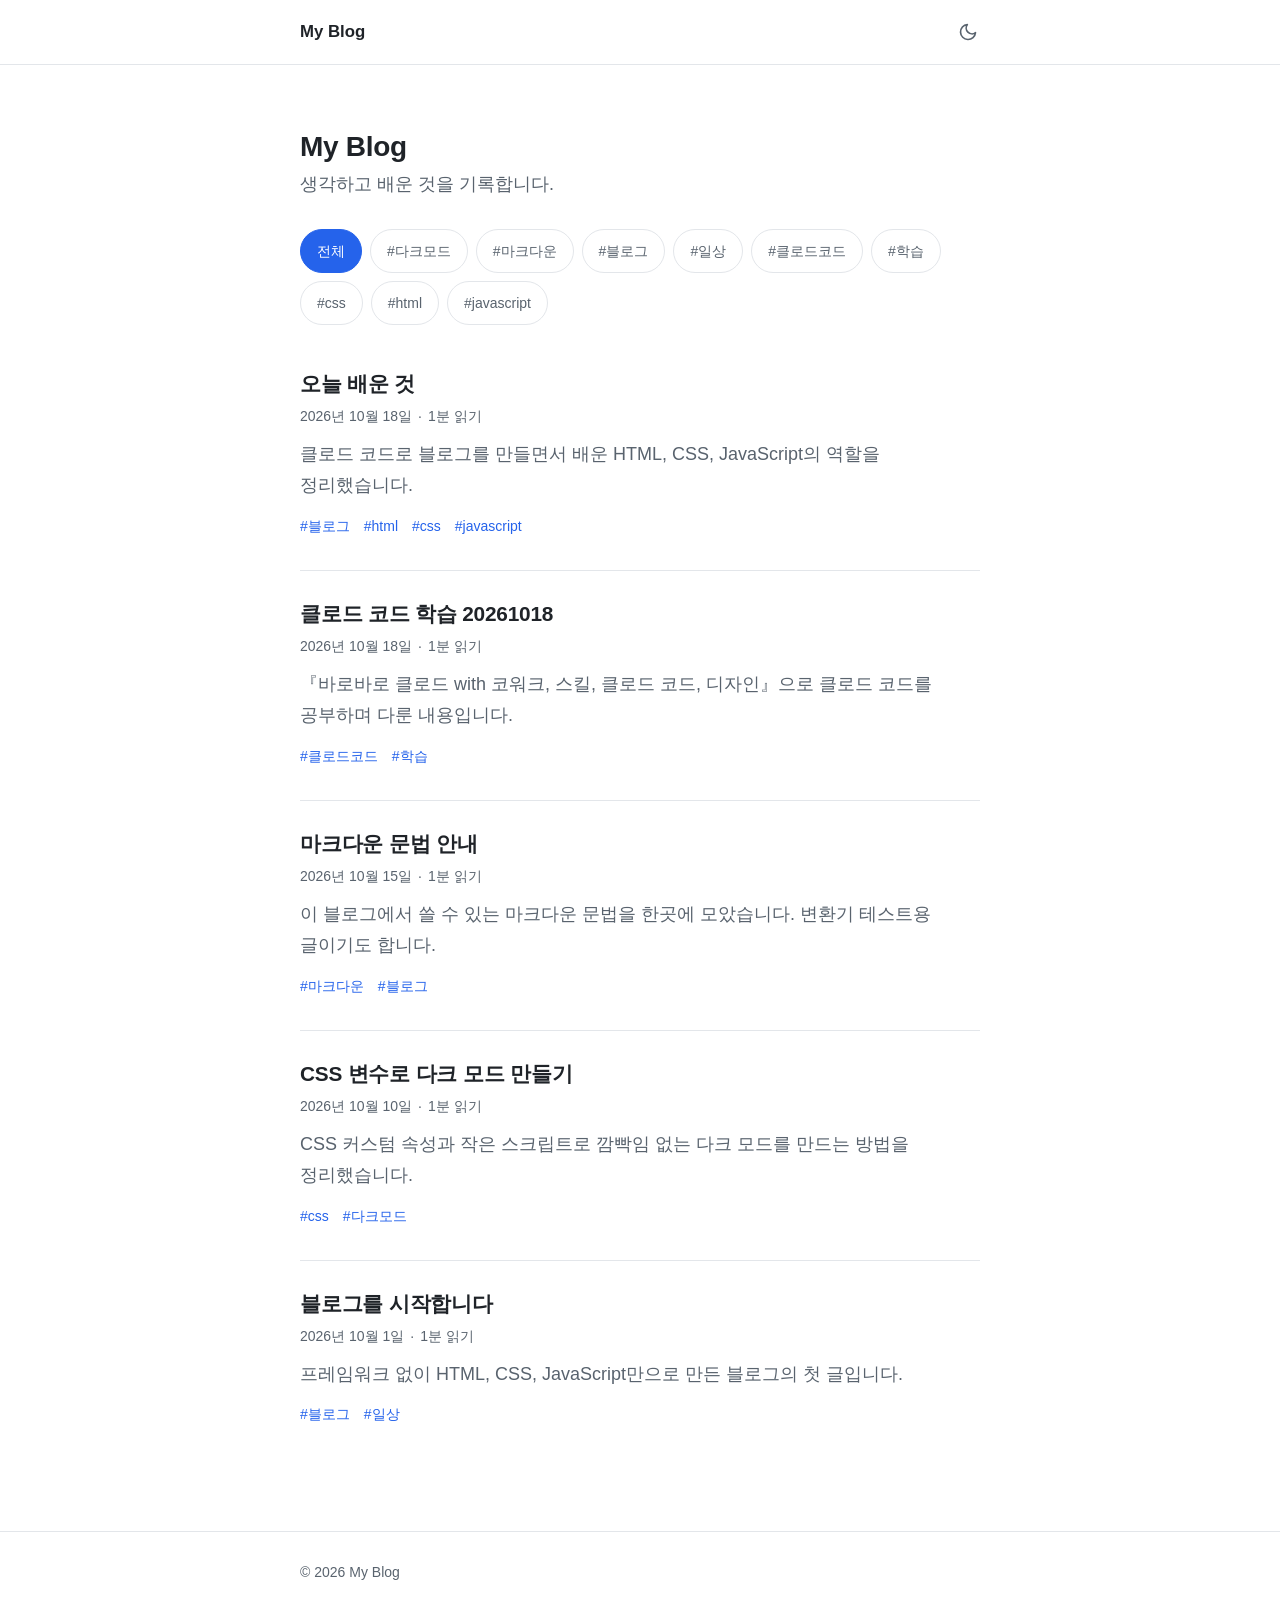
<file: index.html>
<!doctype html>
<html lang="ko">
<head>
  <meta charset="utf-8">
  <meta name="viewport" content="width=device-width, initial-scale=1">
  <title>My Blog</title>
  <meta name="description" content="생각하고 배운 것을 기록하는 블로그">
  <link rel="icon" href="data:image/svg+xml,<svg xmlns='http://www.w3.org/2000/svg' viewBox='0 0 100 100'><text y='.9em' font-size='90'>📝</text></svg>">
  <script>
    // 깜빡임을 막기 위해 CSS보다 먼저 테마를 정한다
    (function () {
      var theme;
      try { theme = localStorage.getItem('theme'); } catch (e) {}
      if (theme !== 'dark' && theme !== 'light') {
        theme = matchMedia('(prefers-color-scheme: dark)').matches ? 'dark' : 'light';
      }
      document.documentElement.dataset.theme = theme;
    })();
  </script>
  <link rel="stylesheet" href="css/style.css">
  <script type="module" src="js/main.js"></script>
</head>
<body data-page="list">
  <a class="skip-link" href="#content">본문으로 건너뛰기</a>

  <header class="site-header">
    <div class="container header-inner">
      <a class="site-title" href="index.html">My Blog</a>
      <button class="theme-toggle" type="button" aria-label="테마 전환"></button>
    </div>
  </header>

  <main id="content" class="container">
    <section class="intro">
      <h1>My Blog</h1>
      <p>생각하고 배운 것을 기록합니다.</p>
    </section>
    <div id="app">
      <p class="status">불러오는 중…</p>
    </div>
  </main>

  <footer class="site-footer">
    <div class="container">
      <p>© 2026 My Blog</p>
    </div>
  </footer>
</body>
</html>
</file>
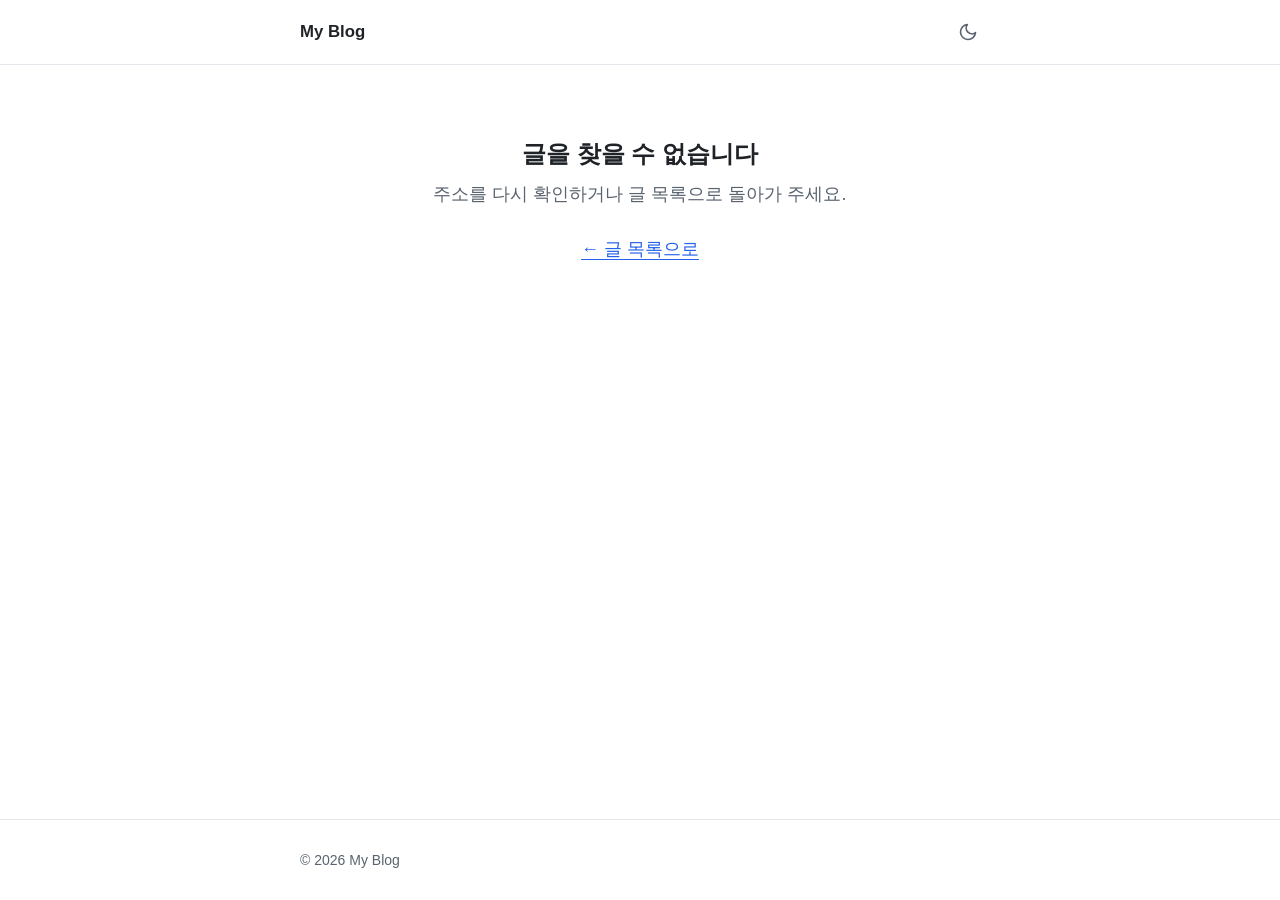
<file: post.html>
<!doctype html>
<html lang="ko">
<head>
  <meta charset="utf-8">
  <meta name="viewport" content="width=device-width, initial-scale=1">
  <title>My Blog</title>
  <link rel="icon" href="data:image/svg+xml,<svg xmlns='http://www.w3.org/2000/svg' viewBox='0 0 100 100'><text y='.9em' font-size='90'>📝</text></svg>">
  <script>
    // 깜빡임을 막기 위해 CSS보다 먼저 테마를 정한다
    (function () {
      var theme;
      try { theme = localStorage.getItem('theme'); } catch (e) {}
      if (theme !== 'dark' && theme !== 'light') {
        theme = matchMedia('(prefers-color-scheme: dark)').matches ? 'dark' : 'light';
      }
      document.documentElement.dataset.theme = theme;
    })();
  </script>
  <link rel="stylesheet" href="css/style.css">
  <script type="module" src="js/main.js"></script>
</head>
<body data-page="post">
  <a class="skip-link" href="#content">본문으로 건너뛰기</a>

  <header class="site-header">
    <div class="container header-inner">
      <a class="site-title" href="index.html">My Blog</a>
      <button class="theme-toggle" type="button" aria-label="테마 전환"></button>
    </div>
  </header>

  <main id="content" class="container">
    <div id="app">
      <p class="status">불러오는 중…</p>
    </div>
  </main>

  <footer class="site-footer">
    <div class="container">
      <p>© 2026 My Blog</p>
    </div>
  </footer>
</body>
</html>
</file>
<file: css/style.css>
/* ---------- 테마 ---------- */

:root {
  --bg: #ffffff;
  --bg-subtle: #f6f7f9;
  --text: #1f2328;
  --text-muted: #59636e;
  --border: #e3e6ea;
  --accent: #2563eb;
  --accent-soft: rgba(37, 99, 235, 0.12);
  --on-accent: #ffffff;
  --code-bg: #f3f4f6;
  --lead: #a16207;

  --content: 680px;
  --font-sans: -apple-system, BlinkMacSystemFont, "Apple SD Gothic Neo", "Pretendard",
    "Noto Sans KR", "Segoe UI", sans-serif;
  --font-mono: ui-monospace, SFMono-Regular, Menlo, Consolas, "D2Coding", monospace;

  color-scheme: light;
}

[data-theme="dark"] {
  --bg: #0f1115;
  --bg-subtle: #171a21;
  --text: #e6e8eb;
  --text-muted: #9aa3ad;
  --border: #2a2f37;
  --accent: #60a5fa;
  --accent-soft: rgba(96, 165, 250, 0.16);
  --on-accent: #0f1115;
  --code-bg: #1a1e25;
  --lead: #facc15;

  color-scheme: dark;
}

/* ---------- 기본 ---------- */

*,
*::before,
*::after {
  box-sizing: border-box;
}

html {
  -webkit-text-size-adjust: 100%;
  text-size-adjust: 100%;
}

body {
  margin: 0;
  min-height: 100vh;
  display: flex;
  flex-direction: column;
  background: var(--bg);
  color: var(--text);
  font-family: var(--font-sans);
  font-size: 17px;
  line-height: 1.75;
  word-break: keep-all;
  overflow-wrap: break-word;
  -webkit-font-smoothing: antialiased;
  transition: background-color 0.2s ease, color 0.2s ease;
}

main {
  flex: 1;
}

a {
  color: var(--accent);
  text-underline-offset: 0.2em;
}

::selection {
  background: var(--accent-soft);
}

:focus-visible {
  outline: 2px solid var(--accent);
  outline-offset: 2px;
  border-radius: 4px;
}

.container {
  width: 100%;
  max-width: calc(var(--content) + 32px);
  margin-inline: auto;
  padding-inline: 16px;
}

.skip-link {
  position: absolute;
  left: -9999px;
}

.skip-link:focus {
  left: 16px;
  top: 16px;
  z-index: 10;
  padding: 8px 12px;
  background: var(--bg);
  border: 1px solid var(--border);
}

/* ---------- 헤더 / 푸터 ---------- */

.site-header {
  border-bottom: 1px solid var(--border);
}

.header-inner {
  display: flex;
  align-items: center;
  justify-content: space-between;
  min-height: 64px;
}

.site-title {
  padding: 10px 0;
  color: var(--text);
  font-size: 1.05rem;
  font-weight: 700;
  text-decoration: none;
}

.theme-toggle {
  display: inline-grid;
  place-items: center;
  width: 44px;
  height: 44px;
  margin-right: -10px;
  padding: 0;
  border: 0;
  border-radius: 10px;
  background: transparent;
  color: var(--text-muted);
  cursor: pointer;
  transition: background-color 0.15s ease, color 0.15s ease;
}

.theme-toggle:hover {
  background: var(--bg-subtle);
  color: var(--text);
}

.theme-toggle svg {
  width: 20px;
  height: 20px;
}

.site-footer {
  margin-top: 72px;
  padding: 28px 0;
  border-top: 1px solid var(--border);
  color: var(--text-muted);
  font-size: 0.875rem;
}

.site-footer p {
  margin: 0;
}

/* ---------- 상태 메시지 ---------- */

.status {
  padding: 48px 0;
  color: var(--text-muted);
  text-align: center;
}

.message {
  padding: 72px 0 24px;
  text-align: center;
}

.message h1 {
  margin: 0 0 8px;
  font-size: 1.5rem;
  line-height: 1.4;
}

.message p {
  margin: 0 0 24px;
  color: var(--text-muted);
}

/* ---------- 글 목록 ---------- */

.intro {
  padding: 48px 0 20px;
}

.intro h1 {
  margin: 0 0 4px;
  font-size: 1.75rem;
  line-height: 1.3;
  letter-spacing: -0.01em;
}

.intro p {
  margin: 0;
  color: var(--text-muted);
}

.tag-bar {
  display: flex;
  flex-wrap: wrap;
  gap: 8px;
  margin: 8px 0 16px;
}

.tag-chip {
  min-height: 44px;
  padding: 0 16px;
  border: 1px solid var(--border);
  border-radius: 999px;
  background: var(--bg);
  color: var(--text-muted);
  font: inherit;
  font-size: 0.875rem;
  cursor: pointer;
  transition: border-color 0.15s ease, color 0.15s ease, background-color 0.15s ease;
}

.tag-chip:hover {
  border-color: var(--accent);
  color: var(--text);
}

.tag-chip[aria-pressed="true"] {
  border-color: var(--accent);
  background: var(--accent);
  color: var(--on-accent);
}

.post-list {
  margin: 0;
  padding: 0;
  list-style: none;
}

.post-card {
  padding: 28px 0;
  border-bottom: 1px solid var(--border);
}

.post-card:last-child {
  border-bottom: 0;
}

.post-card-title {
  margin: 0 0 6px;
  font-size: 1.3rem;
  line-height: 1.4;
  letter-spacing: -0.01em;
}

.post-card-title a {
  color: var(--text);
  text-decoration: none;
}

.post-card-title a:hover {
  color: var(--accent);
}

.post-card-desc {
  margin: 10px 0 0;
  color: var(--text-muted);
}

.post-meta {
  display: flex;
  flex-wrap: wrap;
  align-items: center;
  gap: 6px;
  margin: 0;
  color: var(--text-muted);
  font-size: 0.875rem;
}

.tag-list {
  display: flex;
  flex-wrap: wrap;
  gap: 0 14px;
  margin: 8px 0 0;
  padding: 0;
  list-style: none;
}

.tag {
  display: inline-block;
  padding: 4px 0;
  font-size: 0.875rem;
  text-decoration: none;
}

.tag:hover {
  text-decoration: underline;
}

/* ---------- 글 상세 ---------- */

.post-header {
  margin-bottom: 32px;
  padding: 40px 0 24px;
  border-bottom: 1px solid var(--border);
}

.post-title {
  margin: 0 0 12px;
  font-size: clamp(1.75rem, 5vw, 2.25rem);
  line-height: 1.3;
  letter-spacing: -0.015em;
}

/* 목차: 좁은 화면에서는 본문 위에 접힌 상자 */
.toc {
  margin: 0 0 32px;
  border: 1px solid var(--border);
  border-radius: 10px;
  background: var(--bg-subtle);
}

.toc summary {
  padding: 10px 16px;
  font-size: 0.95rem;
  font-weight: 600;
  cursor: pointer;
}

.toc ol {
  margin: 0;
  padding: 0 16px 12px;
  list-style: none;
  font-size: 0.9rem;
}

.toc a {
  display: block;
  padding: 6px 0;
  color: var(--text-muted);
  line-height: 1.5;
  text-decoration: none;
}

.toc a:hover {
  color: var(--accent);
}

.toc .toc-h3 a {
  padding-left: 1em;
}

/* 이전 / 다음 글 */
.post-nav {
  display: grid;
  gap: 12px;
  margin-top: 56px;
  padding-top: 32px;
  border-top: 1px solid var(--border);
}

.post-nav-link {
  display: flex;
  flex-direction: column;
  gap: 2px;
  min-height: 44px;
  padding: 14px 16px;
  border: 1px solid var(--border);
  border-radius: 10px;
  color: var(--text);
  text-decoration: none;
  transition: border-color 0.15s ease;
}

.post-nav-link:hover {
  border-color: var(--accent);
}

.post-nav-label {
  color: var(--text-muted);
  font-size: 0.8rem;
}

.post-nav-title {
  font-weight: 600;
  line-height: 1.45;
}

.post-nav-spacer {
  display: none;
}

/* ---------- 본문 (마크다운) ---------- */

.prose > :first-child {
  margin-top: 0;
}

/* 글의 첫 문단(도입부) */
.prose > p:first-child {
  color: var(--lead);
}

.prose :is(h1, h2, h3, h4, h5, h6) {
  line-height: 1.4;
  letter-spacing: -0.01em;
  scroll-margin-top: 24px;
}

.prose h1 { margin: 2.2em 0 0.8em; font-size: 1.75rem; }
.prose h2 { margin: 2.2em 0 0.8em; font-size: 1.5rem; }
.prose h3 { margin: 1.8em 0 0.6em; font-size: 1.25rem; }
.prose :is(h4, h5, h6) { margin: 1.6em 0 0.5em; font-size: 1.05rem; }

.prose :is(p, ul, ol, blockquote, pre, .table-wrap) {
  margin: 0 0 1.4em;
}

.prose :is(ul, ol) {
  padding-left: 1.5em;
}

.prose li + li {
  margin-top: 0.35em;
}

.prose li > :is(ul, ol) {
  margin: 0.35em 0 0;
}

.prose li > p {
  margin-bottom: 0.6em;
}

.prose a {
  overflow-wrap: anywhere;
}

.prose blockquote {
  margin-left: 0;
  margin-right: 0;
  padding: 0.1em 0 0.1em 1em;
  border-left: 3px solid var(--accent);
  color: var(--text-muted);
}

.prose blockquote > :last-child {
  margin-bottom: 0;
}

.prose code {
  padding: 0.15em 0.4em;
  border-radius: 4px;
  background: var(--code-bg);
  font-family: var(--font-mono);
  font-size: 0.875em;
}

.prose pre {
  padding: 16px 18px;
  border: 1px solid var(--border);
  border-radius: 8px;
  background: var(--code-bg);
  line-height: 1.6;
  overflow-x: auto;
}

.prose pre code {
  padding: 0;
  background: none;
  font-size: 0.85em;
  white-space: pre;
  word-break: normal;
}

.prose img {
  display: block;
  max-width: 100%;
  height: auto;
  border-radius: 8px;
}

.prose hr {
  margin: 2.5em 0;
  border: 0;
  border-top: 1px solid var(--border);
}

.prose del {
  color: var(--text-muted);
}

.table-wrap {
  overflow-x: auto;
}

.prose table {
  width: 100%;
  border-collapse: collapse;
  font-size: 0.9em;
}

.prose :is(th, td) {
  padding: 8px 12px;
  border-bottom: 1px solid var(--border);
  text-align: left;
}

.prose th {
  border-bottom-width: 2px;
  font-weight: 600;
  white-space: nowrap;
}

/* ---------- 넓은 화면 ---------- */

@media (min-width: 640px) {
  .post-nav {
    grid-template-columns: 1fr 1fr;
  }

  .post-nav-spacer {
    display: block;
  }

  .post-nav-link.next {
    text-align: right;
  }
}

@media (min-width: 768px) {
  body {
    font-size: 18px;
  }

  .container {
    max-width: calc(var(--content) + 48px);
    padding-inline: 24px;
  }

  .intro {
    padding-top: 64px;
  }
}

/* 목차를 본문 오른쪽 여백에 고정한다 */
@media (min-width: 1200px) {
  .post {
    position: relative;
  }

  .toc {
    position: absolute;
    top: 0;
    bottom: 0;
    left: calc(100% + 40px);
    width: 180px;
    margin: 0;
    border: 0;
    background: none;
  }

  .toc details {
    position: sticky;
    top: 24px;
    max-height: calc(100vh - 48px);
    overflow-y: auto;
  }

  .toc summary {
    display: block;
    margin-bottom: 8px;
    padding: 0;
    color: var(--text-muted);
    font-size: 0.8rem;
    letter-spacing: 0.04em;
    pointer-events: none;
  }

  .toc ol {
    padding: 0;
    border-left: 1px solid var(--border);
  }

  .toc a {
    padding: 4px 0 4px 12px;
    font-size: 0.85rem;
  }

  .toc .toc-h3 a {
    padding-left: 24px;
  }
}

/* ---------- 움직임 줄이기 ---------- */

@media (prefers-reduced-motion: no-preference) {
  html {
    scroll-behavior: smooth;
  }
}

@media (prefers-reduced-motion: reduce) {
  *,
  *::before,
  *::after {
    transition: none !important;
    animation: none !important;
  }
}
</file>
